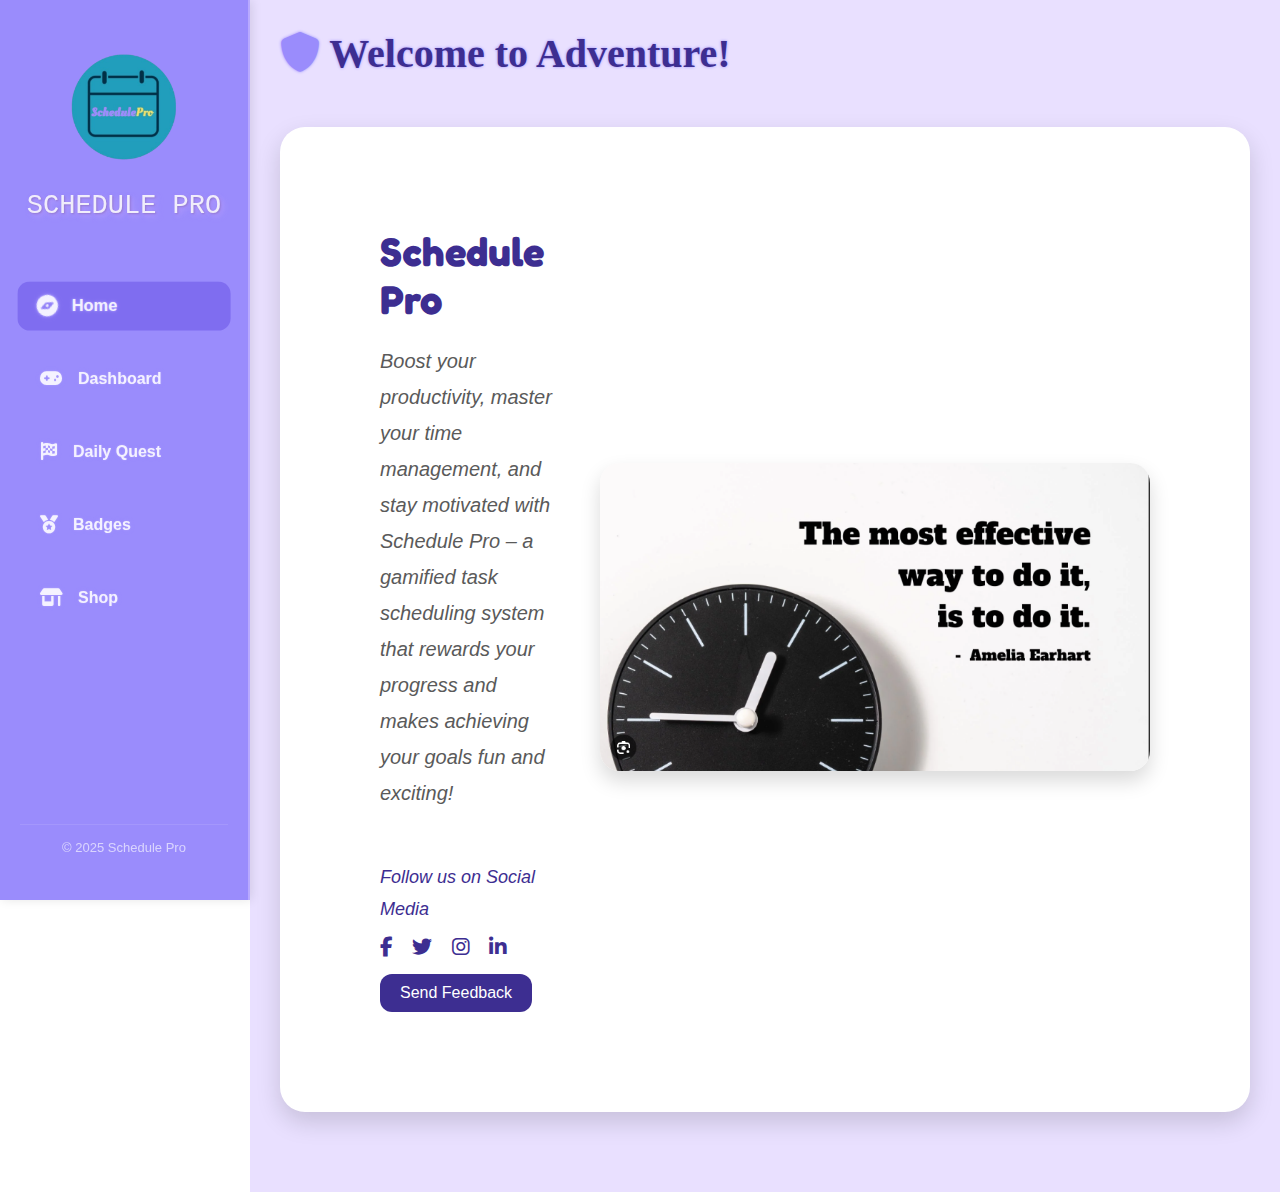
<file: index.html>
<!DOCTYPE html>
<html lang="en">
<head>
  <meta charset="UTF-8">
  <meta name="viewport" content="width=device-width, initial-scale=1.0">
  <title>Home</title>
  <link rel="stylesheet" href="style.css">
  <link rel="stylesheet" href="home.css">
  <link rel="stylesheet" href="https://cdnjs.cloudflare.com/ajax/libs/font-awesome/6.4.0/css/all.min.css">
  <link href="https://fonts.googleapis.com/css2?family=Baloo+2:wght@700&display=swap" rel="stylesheet">
    <link rel="icon" type="image/png" href="logo.png">
</head>
<body>

  <!-- Sidebar -->
  <div class="sidebar" id="sidebar">
    <!-- Logo + Title -->
    <div class="sidebar-header">
      <img src="logo.png" alt="Logo" class="sidebar-logo">
      <h2 class="sidebar-title">SCHEDULE PRO</h2>
    </div>

    <a href="index.html" class="active"><i class="fas fa-compass"></i><span>Home</span></a>
    <a href="dashboard.html"><i class="fas fa-gamepad"></i><span>Dashboard</span></a>
    <a href="dailyquest.html"><i class="fas fa-flag-checkered"></i><span>Daily Quest</span></a>
    <a href="badges.html"><i class="fas fa-medal"></i><span>Badges</span></a>
    <a href="shop.html" class="active"><i class="fas fa-shop"></i><span>Shop</span></a>
    
  <!-- Sidebar Footer -->
  <div class="sidebar-footer">
    <p>© 2025 Schedule Pro</p>
  </div>
</div>

  </div>

  <!-- Main content -->
  <div class="main-content" id="mainContent">
<header>
  <h1 class="gamified-header">
    <i class="fa-solid fa-shield" style="margin-right:0px; color:#9a8cfc;"></i>
    Welcome to Adventure!
  </h1>
</header>
<div>
</div>

<!-- Container with text and image -->
<div class="home-container">
  <div class="home-text">
    <h2>Schedule Pro</h2>
    <p>Boost your productivity, master your time management, 
      and stay motivated with Schedule Pro – a gamified task scheduling system that rewards your 
      progress and makes achieving your goals fun and exciting!</p>

      <!-- Social Media -->
<div class="socials-feedback">
  <p>Follow us on Social Media</p>
  <div class="social-icons">
    <a href="#"><i class="fab fa-facebook-f"></i></a>
    <a href="#"><i class="fab fa-twitter"></i></a>
    <a href="#"><i class="fab fa-instagram"></i></a>
    <a href="#"><i class="fab fa-linkedin-in"></i></a>
  </div>

  <!-- Feedback Button -->
  <button id="feedbackBtn">Send Feedback</button>
</div>

  </div>
  <div class="home-image">
    <img src="home.png" alt="Home Adventure">
  </div>
</div>

<!-- Feedback Modal -->
<div id="feedbackModal" class="modal">
  <div class="modal-content">
    <span class="close">&times;</span>
    <h3>Send us your Feedback</h3>
<form id="feedbackForm" action="https://formspree.io/f/movnonql" method="POST">
  <input type="text" name="name" placeholder="Your Name" required>
  <input type="email" name="email" placeholder="Your Email" required>
  <textarea name="message" placeholder="Your Feedback" rows="4" required></textarea>
  <button type="submit">Submit</button>
</form>
  </div>
</div>
<!-- Gamified Confirmation Popup -->
<div id="feedbackConfirm" class="feedback-confirm">
  <div class="confirm-content">
    <i class="fa-solid fa-gift" style="font-size:50px; color:#fff;"></i>
    <h3>Thank you! 🎉</h3>
    <p>Your feedback has been sent successfully.</p>
    <button id="confirmClose">Close</button>
  </div>
</div>

  <script src="script.js"></script>
  <script src="home.js"></script>
</body>
</html>
</file>
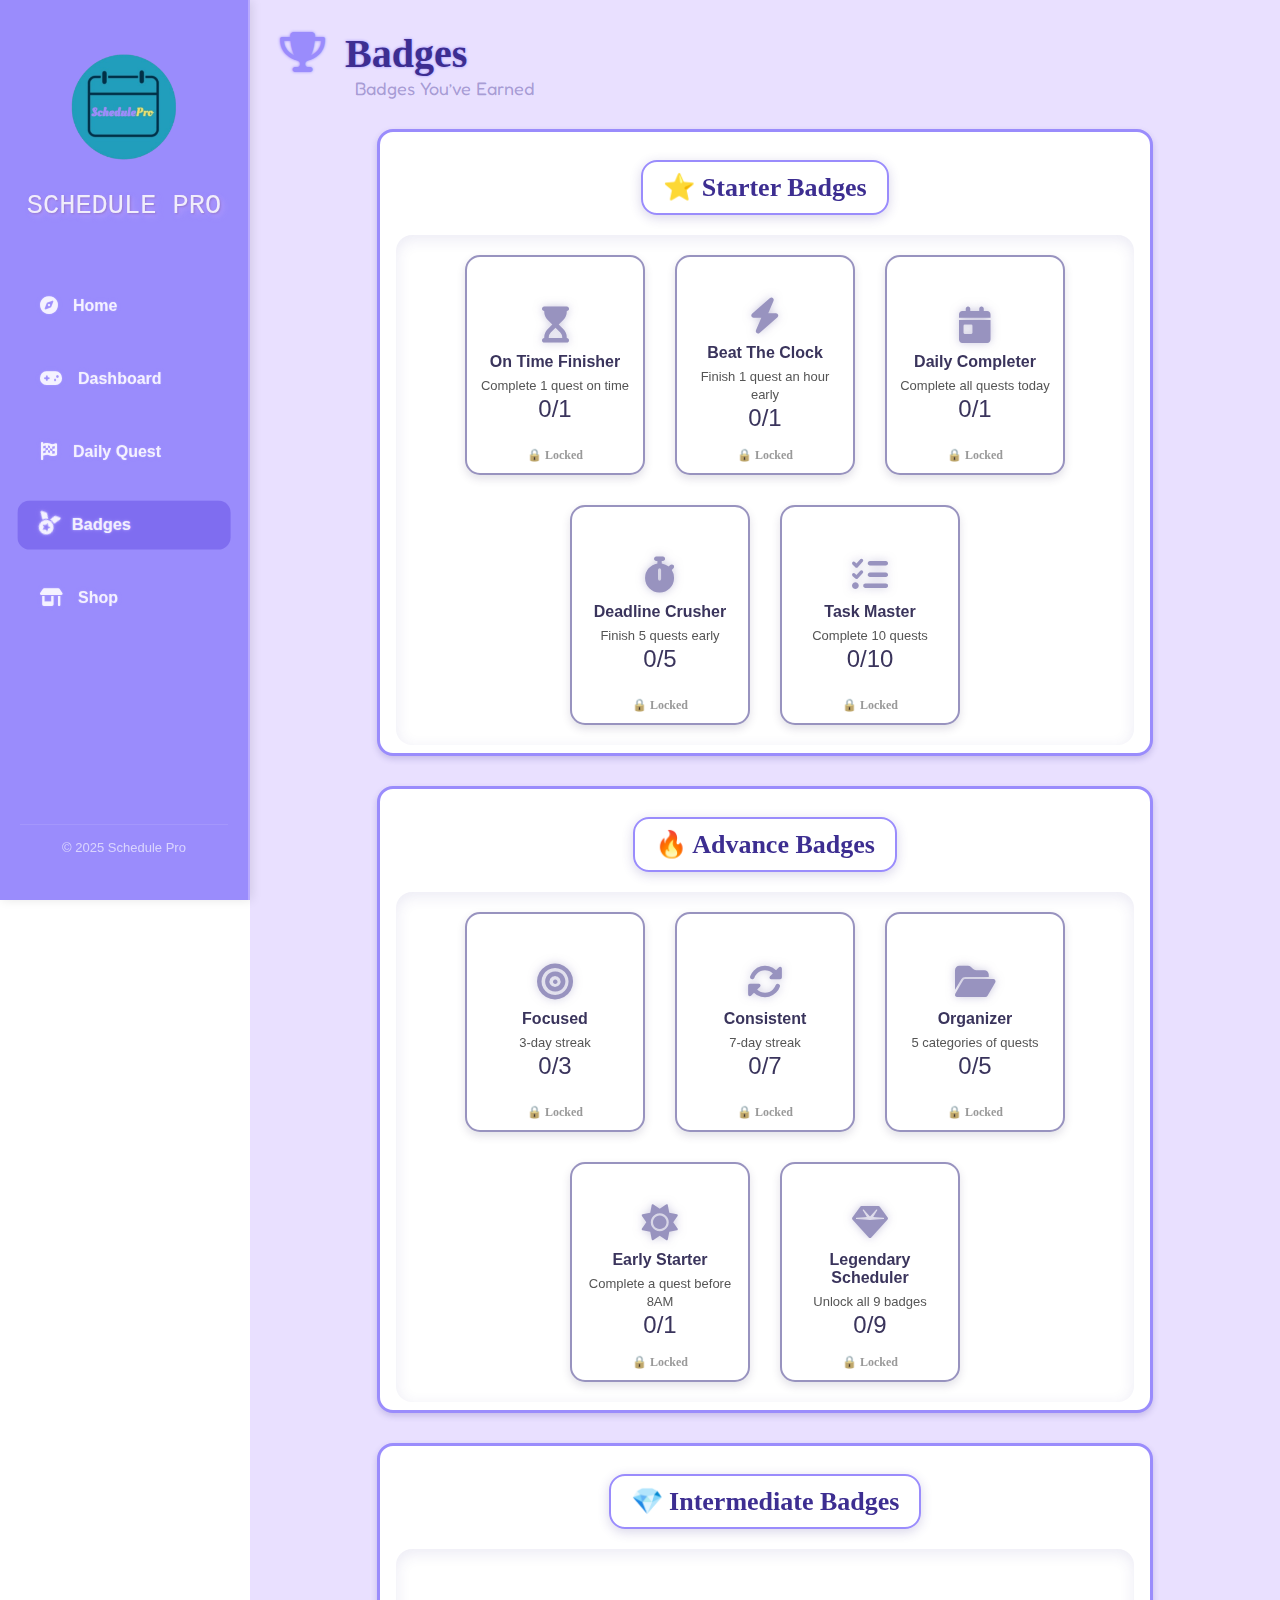
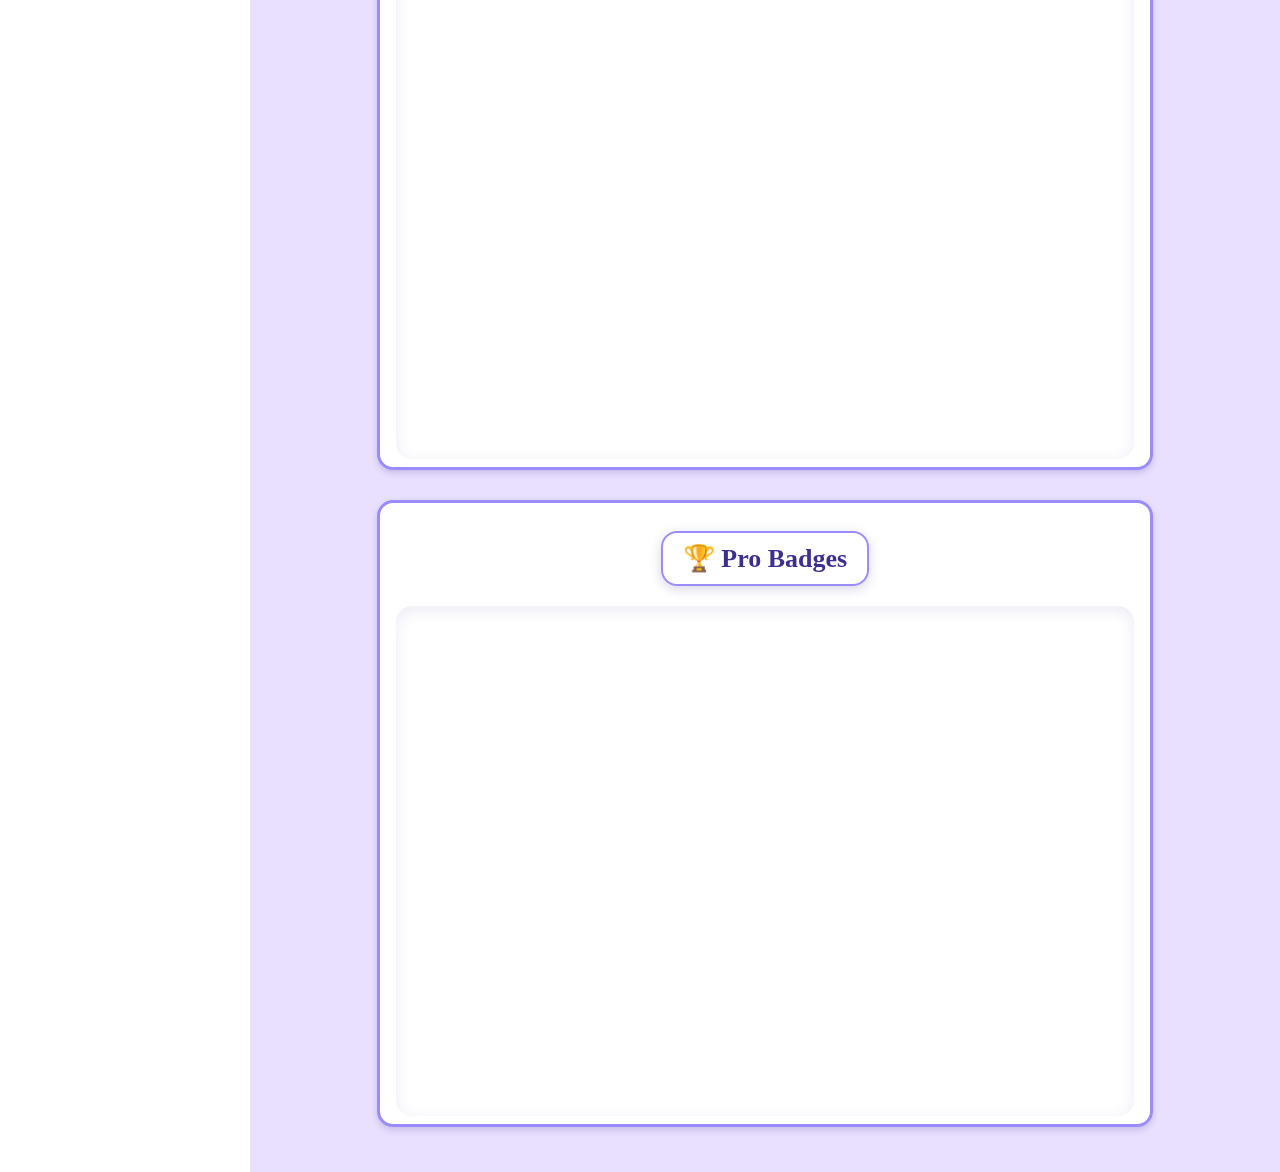
<file: badges.html>
<!DOCTYPE html>
<html lang="en">
<head>
  <meta charset="UTF-8">
  <meta name="viewport" content="width=device-width, initial-scale=1.0">
  <title>Badges</title>
  <link rel="stylesheet" href="style.css">
  <link rel="stylesheet" href="badges.css">
  <link rel="stylesheet" href="https://cdnjs.cloudflare.com/ajax/libs/font-awesome/6.5.0/css/all.min.css">
  <link href="https://fonts.googleapis.com/css2?family=Fredoka+One&display=swap" rel="stylesheet">
  <link rel="icon" type="image/png" href="logo.png">

</head>
<body>

<!-- Sidebar -->
<div class="sidebar" id="sidebar">
  <div class="sidebar-header">
    <img src="logo.png" alt="Logo" class="sidebar-logo">
    <h2 class="sidebar-title">SCHEDULE PRO</h2>
  </div>

  <a href="index.html"><i class="fas fa-compass"></i><span>Home</span></a>
  <a href="dashboard.html"><i class="fas fa-gamepad"></i><span>Dashboard</span></a>
  <a href="dailyquest.html"><i class="fas fa-flag-checkered"></i><span>Daily Quest</span></a>
  <a href="badges.html" class="active"><i class="fas fa-medal"></i><span>Badges</span></a>
  <a href="shop.html"><i class="fas fa-shop"></i><span>Shop</span></a>

  <!-- Sidebar Footer -->
  <div class="sidebar-footer">
    <p>© 2025 Schedule Pro</p>
  </div>
</div>


  <!-- Main content -->
  <div class="main-content" id="mainContent">
    <header>
      <h1 class="gamified-header">
        <i class="fas fa-trophy" style="margin-right:10px; color:#9a8cfc;"></i>
        Badges
      </h1>
    </header>

    <p class="badge-description">Badges You’ve Earned</p>


    <!-- =========================
         Starter Badges
    ========================== -->
    <section class="badge-category">
      <h2>⭐ Starter Badges</h2>
      <div class="badge-row">
        <div class="badge locked" data-badge="onTimeFinisher">
          <i class="fas fa-hourglass-start"></i>
          <span>On Time Finisher</span>
          <p>Complete 1 quest on time</p>
          <div class="progress">0/1</div>
        </div>
        <div class="badge locked" data-badge="beatTheClock">
          <i class="fas fa-bolt"></i>
          <span>Beat The Clock</span>
          <p>Finish 1 quest an hour early</p>
          <div class="progress">0/1</div>
        </div>
        <div class="badge locked" data-badge="dailyCompleter">
          <i class="fas fa-calendar-day"></i>
          <span>Daily Completer</span>
          <p>Complete all quests today</p>
          <div class="progress">0/0</div>
        </div>
        <div class="badge locked" data-badge="deadlineCrusher">
          <i class="fas fa-stopwatch"></i>
          <span>Deadline Crusher</span>
          <p>Finish 5 quests early</p>
          <div class="progress">0/5</div>
        </div>
        <div class="badge locked" data-badge="taskMaster">
          <i class="fas fa-tasks"></i>
          <span>Task Master</span>
          <p>Complete 10 quests</p>
          <div class="progress">0/10</div>
        </div>
      </div>
    </section>

    <!-- =========================
         Advance Badges
    ========================== -->
    <section class="badge-category">
      <h2>🔥 Advance Badges</h2>
      <div class="badge-row">
        <div class="badge locked" data-badge="focused">
          <i class="fas fa-bullseye"></i>
          <span>Focused</span>
          <p>3-day streak</p>
          <div class="progress">0/3</div>
        </div>
        <div class="badge locked" data-badge="consistent">
          <i class="fas fa-sync-alt"></i>
          <span>Consistent</span>
          <p>7-day streak</p>
          <div class="progress">0/7</div>
        </div>
        <div class="badge locked" data-badge="organizer">
          <i class="fas fa-folder-open"></i>
          <span>Organizer</span>
          <p>5 categories of quests</p>
          <div class="progress">0/5</div>
        </div>
        <div class="badge locked" data-badge="earlyStarter">
          <i class="fas fa-sun"></i>
          <span>Early Starter</span>
          <p>Complete a quest before 8AM</p>
          <div class="progress">0/1</div>
        </div>
        <div class="badge locked" data-badge="legendaryScheduler">
          <i class="fas fa-gem"></i>
          <span>Legendary Scheduler</span>
          <p>Unlock all 9 badges</p>
          <div class="progress">0/9</div>
        </div>
      </div>
    </section>

    <!-- =========================
         Intermediate Badges
    ========================== -->
    <section class="badge-category">
      <h2>💎 Intermediate Badges</h2>
      <div class="badge-row">
        <div class="badge locked" data-badge="midLevelFinisher">
          <i class="fas fa-hourglass-half"></i>
          <span>Mid-Level Finisher</span>
          <p>Complete 15 quests</p>
          <div class="progress">0/15</div>
        </div>
        <div class="badge locked" data-badge="speedRunner">
          <i class="fas fa-tachometer-alt"></i>
          <span>Speed Runner</span>
          <p>Finish 5 quests an hour early</p>
          <div class="progress">0/5</div>
        </div>
        <div class="badge locked" data-badge="weekStreak">
          <i class="fas fa-calendar-week"></i>
          <span>Week Streak</span>
          <p>Complete all quests for 1 week</p>
          <div class="progress">0/7</div>
        </div>
        <div class="badge locked" data-badge="categoryChampion">
          <i class="fas fa-medal"></i>
          <span>Category Champion</span>
          <p>Complete 10 categories of quests</p>
          <div class="progress">0/10</div>
        </div>
        <div class="badge locked" data-badge="earlyBird">
          <i class="fas fa-clock"></i>
          <span>Early Bird</span>
          <p>Finish 10 quests before 8AM</p>
          <div class="progress">0/10</div>
        </div>
      </div>
    </section>

    <!-- =========================
         Pro Badges
    ========================== -->
    <section class="badge-category">
      <h2>🏆 Pro Badges</h2>
      <div class="badge-row">
        <div class="badge locked" data-badge="questMaster">
          <i class="fas fa-chess-queen"></i>
          <span>Quest Master</span>
          <p>Complete 50 quests</p>
          <div class="progress">0/50</div>
        </div>
        <div class="badge locked" data-badge="timeWizard">
          <i class="fas fa-hourglass-end"></i>
          <span>Time Wizard</span>
          <p>Finish 20 quests an hour early</p>
          <div class="progress">0/20</div>
        </div>
        <div class="badge locked" data-badge="monthStreak">
          <i class="fas fa-calendar-alt"></i>
          <span>Month Streak</span>
          <p>Complete all quests for 1 month</p>
          <div class="progress">0/30</div>
        </div>
        <div class="badge locked" data-badge="legendaryOrganizer">
          <i class="fas fa-crown"></i>
          <span>Legendary Organizer</span>
          <p>Complete all categories of quests</p>
          <div class="progress">0/10</div>
        </div>
        <div class="badge locked" data-badge="ultimateScheduler">
          <i class="fas fa-star"></i>
          <span>Ultimate Scheduler</span>
          <p>Unlock all badges in the system</p>
          <div class="progress">0/20</div>
        </div>
      </div>
    </section>
  </div>

  <script src="script.js"></script>
  <script src="badges.js"></script>
</body>
</html>
</file>
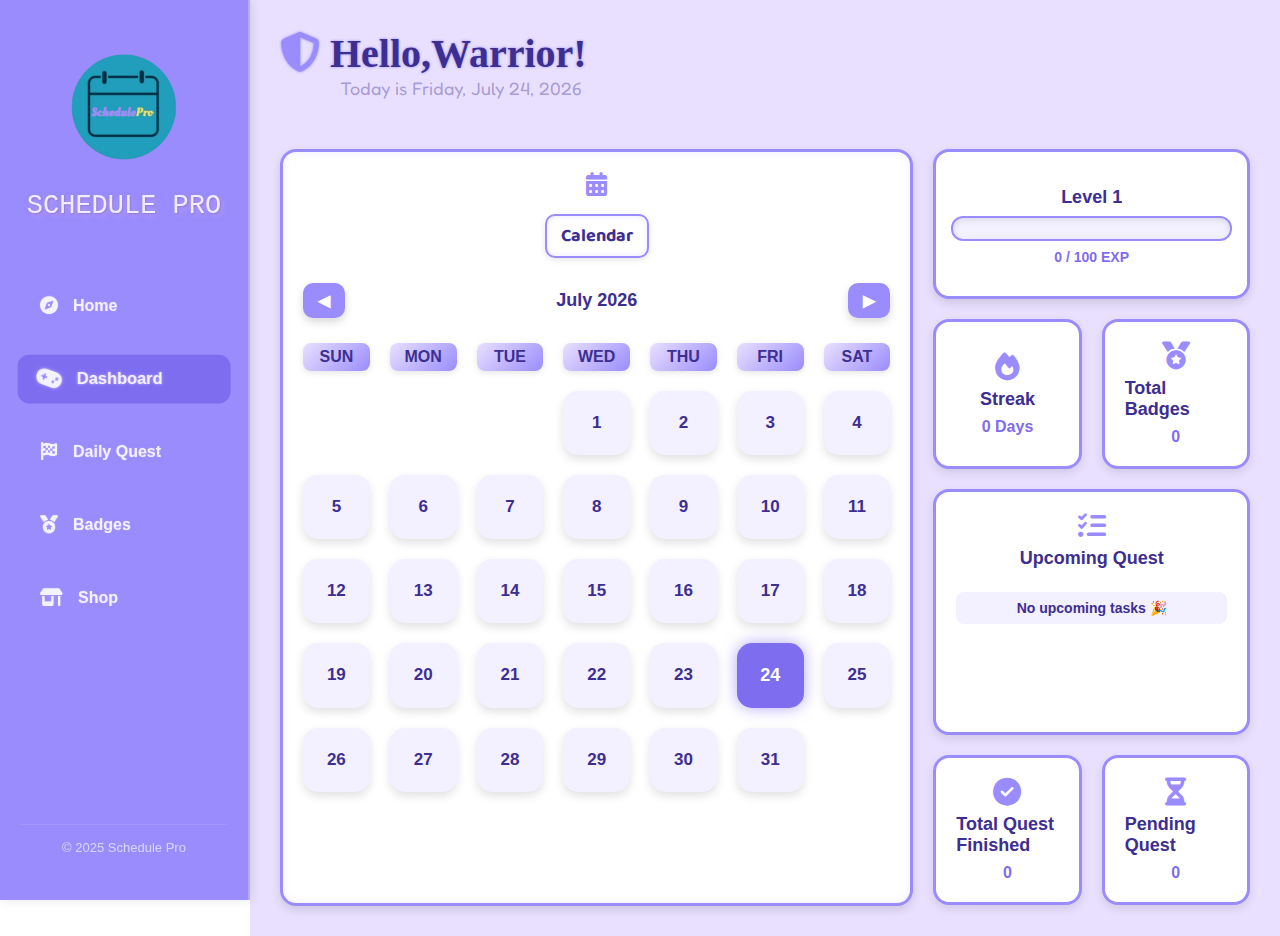
<file: dashboard.html>
<!DOCTYPE html>
<html lang="en">
<head>
  <meta charset="UTF-8">
  <meta name="viewport" content="width=device-width, initial-scale=1.0">
  <title>Dashboard</title>
  <link rel="stylesheet" href="style.css">
  <link rel="stylesheet" href="dashboard.css">
  <link rel="stylesheet" href="https://cdnjs.cloudflare.com/ajax/libs/font-awesome/6.5.0/css/all.min.css">
  <link href="https://fonts.googleapis.com/css2?family=Baloo+2:wght@700&display=swap" rel="stylesheet">
    <link rel="icon" type="image/png" href="logo.png">
</head>
<body>

  <!-- Sidebar -->
  <div class="sidebar" id="sidebar">
    <div class="sidebar-header">
      <img src="logo.png" alt="Logo" class="sidebar-logo">
      <h2 class="sidebar-title">SCHEDULE PRO</h2>
    </div>

    <a href="index.html"><i class="fas fa-compass"></i><span>Home</span></a>
    <a href="dashboard.html" class="active"><i class="fas fa-gamepad"></i><span>Dashboard</span></a>
    <a href="dailyquest.html"><i class="fas fa-flag-checkered"></i><span>Daily Quest</span></a>
    <a href="badges.html"><i class="fas fa-medal"></i><span>Badges</span></a>
    <a href="shop.html"><i class="fas fa-shop"></i><span>Shop</span></a>
      <!-- Sidebar Footer -->
  <div class="sidebar-footer">
    <p>© 2025 Schedule Pro</p>
  </div>
</div>

  </div>

  <!-- Main content -->
  <div class="main-content" id="mainContent">
    <header>
      <h1 class="gamified-header">
        <i class="fas fa-shield-alt" style="margin-right:0px; color:#9a8cfc;"></i>
        Hello,Warrior!
      </h1>
    </header>

      <p id="dateText" class="date-text"></p> <!-- 🔹 dito lalabas yung real-time date -->

    <!-- Dashboard Layout -->
    <div class="dashboard-layout">
      <!-- LEFT CONTAINER (Calendar) -->
      <div class="left-container">
        <i class="fas fa-calendar-alt"></i>
        <h3 class="calendar-title">Calendar</h3>
        <div class="calendar-header">
          <button id="prevBtn">◀</button>
          <span id="calendarHeader"></span>
          <button id="nextBtn">▶</button>
        </div>
        <div class="calendar-grid" id="calendarGrid"></div>
      </div>

      <!-- RIGHT CONTAINER -->
      <div class="right-container">
        
        <!-- NEW WRAPPER: XP + STREAK + BADGES -->
        <div class="xp-streak-badges">
<!-- XP PROGRESS BAR -->
<div class="exp-container">
  <div id="levelLabel">Level 1</div>
  <div class="exp-bar">
    <div id="expFill"></div>
  </div>
  <div id="expText">0 / 100 EXP</div>
</div>




          <!-- STREAK & BADGES SIDE BY SIDE -->
          <div class="streak-badges-row">
            <!-- STREAK CARD -->
            <div class="card streak-card">
              <i class="fas fa-fire"></i>
              <h3>Streak</h3>
              <p id="streakCount"></p>
            </div>

            <!-- BADGES CARD -->
            <div class="card badges-card">
              <i class="fas fa-medal"></i>
              <h3>Total Badges</h3>
              <p id="badgeCount"></p>
            </div>
          </div>
        </div>

        <!-- UPCOMING TASKS -->
<div class="card">
  <i class="fas fa-tasks"></i>
  <h3>Upcoming Quest</h3>
  <ul class="task-list" id="upcomingTasks">
    <!-- Dynamic list ng quests ay dito lalagay via JS -->
  </ul>
</div>


<!-- 📌 NEW: Task Summary (Finished vs Pending) -->
<div class="task-summary">
  <div class="card finished-card">
    <i class="fas fa-check-circle"></i>
    <h3>Total Quest Finished</h3>
    <p id="finishedCount">0</p>
  </div>
  <div class="card pending-card">
    <i class="fas fa-hourglass-half"></i>
    <h3>Pending Quest</h3>
    <p id="pendingCount">0</p>
  </div>
</div>

      </div>
    </div>
  </div>

  <script src="script.js"></script>
  <script src="dashboard.js"></script>
</body>
</html>
</file>
<file: style.css>
/* =========================
   🌐 Root Variables
========================= */
:root {
  --sidebar-width: 250px;
  --sidebar-bg: #9a8cfc;           /* base violet background */
  --sidebar-text: rgba(255, 255, 255, 0.85); /* soft white text, para mag-blend sa violet */
  --sidebar-hover: #b8a9ff;        /* hover highlight */
  --sidebar-active: #7f6df0;       /* active link */
  --sidebar-glow: #cbbdff;         /* glow effect for hover/active */
  --transition-speed: 0.25s;       /* smooth transition speed */
  --icon-bounce-speed: 0.6s;       /* speed for icon bounce animation */
}


html {
  scroll-behavior: smooth;
}

/* =========================
   🌐 Import Gamified Font
========================= */
@import url('https://fonts.googleapis.com/css2?family=Poppins:wght@300;400;500;600;700&display=swap');

/* =========================
   🌐 Global Reset
========================= */
* {
  margin: 0;
  padding: 0;
  box-sizing: border-box;
  font-family: 'Poppins', sans-serif;
}

/* =========================
   🌐 Sidebar Styles
========================= */
.sidebar-header {
  display: flex;
  flex-direction: column;
  align-items: center;
  margin-bottom: 40px;
}

.sidebar-logo {
  width: 160px;
  height: 160px;
  object-fit: contain;
  border-radius: 12px;
}

.sidebar-title {
  color: rgba(255, 255, 255, 0.856); /* semi-transparent white, soft sa violet bg */
  font-size: 27px;
  font-weight: 400;
  text-align: center;
  font-family: 'Press Start 2P', monospace;
  line-height: 1.2;
  text-transform: uppercase;
  text-shadow: 
    1px 1px 2px rgba(140,111,191,0.7),   /* lilim ng violet */
    2px 2px 4px rgba(176,140,255,0.5),   /* light violet highlight */
    3px 3px 6px rgba(224,195,255,0.4);   /* soft glow */
  transition: color var(--transition-speed) ease, text-shadow var(--transition-speed) ease;
  cursor: default;
  animation: titleGlow 2s infinite alternate; /* subtle pulsing glow */
}

.sidebar {
  position: fixed;
  top: 0;
  left: 0;
  width: var(--sidebar-width);
  height: 100%;
  background-color: var(--sidebar-bg);
  padding: 30px 20px;
  display: flex;
  flex-direction: column;
  gap: 20px;
  box-shadow: 2px 0 10px rgba(0,0,0,0.1);
  transition: all var(--transition-speed) ease;
  border-right: 2px solid #b8a9ff;
}

.sidebar a {
  text-decoration: none;
  color: rgba(255, 255, 255, 0.856); /* semi-transparent white, soft sa violet bg */
  text-shadow: 0 0 2px #b8a9ff, 0 0 4px #9a8cfc; /* subtle glow na nag-blend sa background */
  padding: 15px 20px;
  border-radius: 12px;
  display: flex;
  align-items: center;
  gap: 15px;
  font-weight: 700;
  font-size: 16px;
  font-family: 'Press Start 2P', monospace; /* pixel / gamified style */
  position: relative;
  margin-bottom: 5px;
  min-height: 42px;
  
transition: 
  background-color 0.25s ease-in-out,
  color 0.25s ease-in-out,
  transform 0.25s ease-out,
  text-shadow 0.35s ease-in-out;
}

/* Hover Effect */
.sidebar a:hover {
  background-color: #b8a9ff;
  color: rgba(245, 243, 255, 0.95);
  transform: scale(1.02);
  text-shadow: 0 0 3px #cbbdff, 0 0 6px #b8a9ff, 0 0 10px #9a8cfc;
}

.sidebar a.active {
  background-color: #7f6df0;
  color: rgba(255, 255, 255, 0.85);
  transform: scale(1.025);
}

/* Hover on Active Link */
.sidebar a.active:hover {
  transform: scale(1.025);
}

/* Icon Styles */
.sidebar a i {
  font-size: 18px;
  min-width: 18px;
  text-align: center;
  display: inline-block;
  transition: transform 0.4s cubic-bezier(0.68, -0.55, 0.27, 1.55);
}

/* Hover / Active Effect */
.sidebar a:hover i,
.sidebar a.active i {
  transform: rotate(20deg) scale(1.15);
  animation: iconBounce 0.6s ease-in-out;
}

/* Icon Bounce Animation */
@keyframes iconBounce {
  0%   { transform: rotate(20deg) scale(1.15); }
  25%  { transform: rotate(15deg) scale(1.12); }
  50%  { transform: rotate(25deg) scale(1.18); }
  75%  { transform: rotate(18deg) scale(1.14); }
  100% { transform: rotate(20deg) scale(1.15); }
}

/* Sidebar footer */
.sidebar-footer {
  margin-top: auto;
  padding: 15px;
  font-size: 13px;
  color: rgba(255, 255, 255, 0.623);
  text-align: center;
  border-top: 1px solid rgba(255,255,255,0.1);
}
</file>
<file: home.css>
/* =========================
   🌐 Import Gamified Font
========================= */
@import url('https://fonts.googleapis.com/css2?family=Fredoka+One&display=swap');

/* =========================
   Main Content
========================= */
.main-content {
  margin-left: 250px;
  padding: 30px;
  min-height: 100vh;
  background-color: #e9e0ff;
  box-sizing: border-box;
}

/* Header */
.main-content header {
  display: flex;
  justify-content: flex-start;
  align-items: center;
  margin-bottom: 50px;
}

.gamified-header {
  font-family: 'Bungee', cursive;
  font-size: 40px;
  color: #3d2e91;
  text-align: center;
  text-shadow: 0 0 3px #9a8cfc, 0 0 6px #e9e0ff;
}

/* =========================
   Home Container
========================= */
.home-container {
  display: flex;
  justify-content: space-between;
  align-items: center;
  background-color: #fff;
  padding: 100px;
  border-radius: 25px;
  box-shadow: 0 10px 25px rgba(0, 0, 0, 0.15);
  margin-bottom: 50px;
}

/* Left text side */
.home-text h2 {
  font-family: 'Fredoka One', sans-serif;
  font-size: 40px;
  color: #3d2e91;
  margin-bottom: 20px;
}

.home-text p {
  font-size: 20px;
  color: #5a5a5a;
  line-height: 1.8;
  width: 80%;
  font-style: italic; /* Italic / tagilid style */
  margin-bottom: 30px; /* Space before socials */
}

/* Right image side */
.home-image img {
  width: 550px;
  border-radius: 20px;
  box-shadow: 0 10px 20px rgba(0, 0, 0, 0.15);
}

/* =========================
   Socials & Feedback Button
========================= */
.socials-feedback {
  margin-top: 50px;
}

.socials-feedback p {
  font-size: 18px;
  color: #3d2e91;
  margin-bottom: 10px;
}

.social-icons a {
  font-size: 20px;
  color: #3d2e91;
  margin-right: 15px;
  transition: color 0.3s ease;
}

.social-icons a:hover {
  color: #9a8cfc;
}

#feedbackBtn {
  display: inline-block;
  margin-top: 15px;
  padding: 10px 20px;
  background-color: #3d2e91;
  color: #fff;
  border: none;
  border-radius: 12px;
  cursor: pointer;
  font-size: 16px;
  transition: background-color 0.3s ease;
}

#feedbackBtn:hover {
  background-color: #9a8cfc;
}

/* =========================
   🌟 Gamified Feedback Modal (Blended Theme)
========================= */

.modal {
  position: fixed;
  top: 0; left: 0; right: 0; bottom: 0;
  background: rgba(0, 0, 0, 0.65); /* slightly darker backdrop for focus */
  display: flex;
  justify-content: center;
  align-items: center;
  z-index: 1000;

  opacity: 0;
  visibility: hidden;
  transition: opacity 0.3s ease;
}

.modal.show {
  opacity: 1;
  visibility: visible;
}

.modal-content {
  background: linear-gradient(145deg, #e9e0ff, #9a8cfc); /* soft purple gradient */
  padding: 30px 25px;
  border-radius: 25px;
  width: 90%;
  max-width: 500px;
  box-shadow: 0 12px 28px rgba(0,0,0,0.25);
  transform: scale(0.8);
  transition: transform 0.3s ease, opacity 0.3s ease;
  font-family: 'Fredoka One', cursive;
  color: #3d2e91;
  border: 3px solid #fff;
}

.modal.show .modal-content {
  transform: scale(1);
  opacity: 1;
  animation: popIn 0.4s ease forwards;
}

.modal.hide {
  opacity: 0;
  visibility: hidden;
}

.modal.hide .modal-content {
  transform: scale(0.8);
  opacity: 0;
}

/* =========================
   Form Inputs & Textarea
========================= */
.modal-content form input,
.modal-content form textarea {
  width: 100%;
  padding: 14px 18px;
  margin-bottom: 15px;
  border: 2px solid #9a8cfc;
  border-radius: 15px;
  font-size: 16px;
  box-sizing: border-box;
  outline: none;
  transition: all 0.3s ease;
  background-color: #fffafc;
}

.modal-content form input:focus,
.modal-content form textarea:focus {
  border-color: #3d2e91;
  box-shadow: 0 0 10px #9a8cfc;
}

/* =========================
   Submit Button
========================= */
.modal-content form button {
  width: 100%;
  background: linear-gradient(90deg, #3d2e91, #9a8cfc);
  color: #fff;
  border: none;
  padding: 14px;
  border-radius: 20px;
  font-size: 18px;
  font-weight: bold;
  cursor: pointer;
  transition: all 0.3s ease;
  box-shadow: 0 6px 18px rgba(0,0,0,0.3);
}

.modal-content form button:hover {
  background: linear-gradient(90deg, #9a8cfc, #e9e0ff);
  transform: scale(1.05);
  box-shadow: 0 8px 20px rgba(0,0,0,0.4);
}

/* =========================
   Close Button
========================= */
.modal .close {
  color: #fff;
  float: right;
  font-size: 32px;
  font-weight: bold;
  cursor: pointer;
  text-shadow: 0 0 6px #3d2e91, 0 0 10px #9a8cfc;
  transition: transform 0.2s ease;
}

.modal .close:hover {
  transform: rotate(20deg) scale(1.2);
}

/* =========================
   Animations
========================= */
@keyframes popIn {
  0% { transform: scale(0.5); opacity: 0; }
  70% { transform: scale(1.05); opacity: 1; }
  100% { transform: scale(1); }
}

/* =========================
   Gamified Confirmation Popup
========================= */
.feedback-confirm {
  position: fixed;
  top: 0; left: 0; right: 0; bottom: 0;
  background: rgba(0,0,0,0.6);
  display: flex;
  justify-content: center;
  align-items: center;
  z-index: 1100;

  opacity: 0;
  visibility: hidden;
  transition: opacity 0.3s ease;
}

.feedback-confirm.show {
  opacity: 1;
  visibility: visible;
}

.confirm-content {
  background: linear-gradient(135deg, #fd79a8, #6c5ce7);
  padding: 40px 35px;
  border-radius: 25px;
  text-align: center;
  color: #fff;
  max-width: 400px;
  width: 90%;
  box-shadow: 0 10px 30px rgba(0,0,0,0.4);
  transform: scale(0.8);
  transition: transform 0.3s ease, opacity 0.3s ease;
  font-family: 'Fredoka One', cursive;
}

.feedback-confirm.show .confirm-content {
  transform: scale(1);
  animation: popIn 0.4s ease forwards;
}

.confirm-content h3 {
  font-size: 28px;
  margin: 15px 0;
}

.confirm-content p {
  font-size: 16px;
  margin-bottom: 20px;
}

.confirm-content button {
  padding: 12px 25px;
  font-size: 16px;
  font-weight: bold;
  border-radius: 20px;
  border: none;
  background: #fff;
  color: #6c5ce7;
  cursor: pointer;
  transition: all 0.3s ease;
}

.confirm-content button:hover {
  background: #ffeaa7;
  transform: scale(1.05);
}
</file>
<file: badges.css>
/* =========================
   📌 Main Content
========================= */
.main-content {
  margin-left: 250px;
  padding: 30px;
  min-height: 100vh;
  background-color: #e9e0ff;
  box-sizing: border-box;
}

/* Header */
.main-content header {
  display: flex;
  justify-content: left;
  align-items: center;
  margin-bottom: 50px;
}

.gamified-header {
  font-family: 'Bungee', cursive;
  font-size: 40px;
  color: #3d2e91;
  text-align: center;
  text-shadow: 0 0 3px #9a8cfc, 0 0 6px #e9e0ff;
}

.badge-description {
  font-size: 18px;
  color: rgba(61, 46, 145, 0.4); /* mas visible violet */
  margin: -50px 0 20px 0; /* lapit sa header, may konting space sa baba */
  text-align: left;
  font-family: 'Fredoka One', cursive;
  margin-left: 75px;
}

/* 🌟 Gamified H2 inside badge-category */
.badge-category h2 {
  font-family: 'Baloo 2', cursive;
  font-size: 26px;
  text-align: center;
  color: #3d2e91;
  margin-bottom: 20px;
  margin-top: 20px;
  padding: 10px 20px;
  border-radius: 16px;
  border: 2px solid #9a8cfc;
  background: rgba(255, 255, 255, 0.5); /* blend with main-content */
  box-shadow: 0 3px 12px rgba(61,46,145,0.2);
  display: inline-block; /* centers naturally inside parent */
  backdrop-filter: blur(4px); /* subtle frosted effect */
  transition: transform 0.2s ease, box-shadow 0.2s ease;
}

.badge-category {
  font-size: 24px;
  font-family: 'Baloo 2', sans-serif;
  color: #3d2e91;
  margin: 30px auto 15px; /* auto = center horizontally */
  text-align: center;
  background: #fff;
  padding: 8px 16px;
  border: 3px solid #9a8cfc;
  border-radius: 16px;
  box-shadow: 0 3px 6px rgba(61,46,145,0.2);
  width: 80%;
  display: block; /* ensure block element para gumana centering */
}


/* =========================
   🎖 Badge Grid Layout - Horizontal per Row
========================= */
/* 🎖 Badge Grid - mas aesthetic container */
.badge-grid {
  display: flex;
  flex-direction: column;
  align-items: center;
  gap: 40px; /* mas maluwag sa pagitan ng bawat row */
  padding: 40px 20px; /* breathing space sa paligid */
  border-radius: 20px;
  background: rgba(255, 255, 255, 0.4); /* semi-transparent bg */
  backdrop-filter: blur(8px); /* glassmorphism feel */
  -webkit-backdrop-filter: blur(8px);
  box-shadow: 0 8px 25px rgba(61,46,145,0.15); 
  margin-top: 20px;
}

/* 🎖 Badge Row - ayusin spacing */
.badge-row {
  display: flex;
  flex-direction: row;
  gap: 30px; /* mas maluwag bawat card */
  justify-content: center;
  align-items: stretch;
  flex-wrap: wrap;
  padding: 20px; /* dagdag space sa loob ng row */
  border-radius: 16px;
  background: rgba(255, 255, 255, 0.3); /* subtle bg per row */
  box-shadow: 0 4px 15px rgba(61,46,145,0.1) inset; /* soft inner shadow */
}



/* =========================
   🎴 Badge Cards - Daily Quest Style + Gamified
========================= */
.badge {
  flex: 0 0 180px;          /* fixed width like Daily Quest card */
  height: 220px;            /* fixed height for uniformity */
  background-color: #ffffff; /* solid card for blending */
  border-radius: 15px;
  border: 2px solid #9a8cfc;
  padding: 20px 10px;
  text-align: center;
  font-family: 'Baloo 2', cursive;
  color: #3d2e91;
  box-shadow: 0 4px 8px rgba(61,46,145,0.15); /* soft shadow like Daily Quest */
  transition: transform 0.2s ease, box-shadow 0.2s ease, background 0.3s ease;
  display: flex;
  flex-direction: column;
  justify-content: center;   /* vertical centering */
  align-items: center;       /* horizontal centering */
}

/* Hover Effect */
.badge:hover {
  transform: translateY(-5px) scale(1.05);
  box-shadow: 0 8px 20px rgba(61,46,145,0.2);
  background: linear-gradient(145deg, #f0ebff, #ffffff); /* subtle gamified effect */
}

/* Badge Icons */
.badge i {
  font-size: 36px;
  margin-bottom: 10px;
  color: #9a8cfc;
  text-shadow: 0 0 8px rgba(154,140,252,0.5);
  transition: transform 0.3s ease;
}

.badge:hover i {
  transform: scale(1.15) rotate(-10deg);
}

/* Badge Labels */
.badge span {
  font-weight: bold;
  font-size: 16px;
}

/* Badge Description */
.badge p {
  font-size: 13px;
  margin-top: 6px;
  color: #555;
  line-height: 1.4;
}

/* Locked Badge */
.badge.locked {
  filter: grayscale(60%);
  opacity: 0.6;
}

.badge.locked::after {
  content: "🔒 Locked";
  position: absolute;
  bottom: 10px;
  left: 50%;
  transform: translateX(-50%);
  font-size: 12px;
  color: #999;
  font-weight: bold;
}

/* Unlocked Badge - subtle glow like Daily Quest */
.badge.unlocked {
  filter: none;
  opacity: 1;
  border: 2px solid gold;
  box-shadow: 0 0 12px rgba(255,223,0,0.4);
}

/* Default background fill kapag unlocked */
.badge-category:nth-of-type(1) .badge.unlocked { /* Starter */
  background: linear-gradient(145deg, #f5f0ff, #e0d8ff);
}
.badge-category:nth-of-type(2) .badge.unlocked { /* Advance */
  background: linear-gradient(145deg, #ffe5e5, #ffd0d0);
}
.badge-category:nth-of-type(3) .badge.unlocked { /* Intermediate */
  background: linear-gradient(145deg, #ccfff0, #a8ffe0);
}
.badge-category:nth-of-type(4) .badge.unlocked { /* Pro */
  background: linear-gradient(145deg, #fff2cc, #ffe599);
}

.badge.unlocked::after {
  content: "✔ Unlocked!";
  position: absolute;
  bottom: -10px;
  left: 50%;
  transform: translateX(-50%);
  background: gold;
  color: black;
  font-size: 12px;
  padding: 2px 6px;
  border-radius: 6px;
  font-weight: bold;
}

/* Hover Effect per Level - mas intense pag tinapat */
.badge-category:nth-of-type(1) .badge.unlocked:hover { /* Starter */
  background: linear-gradient(145deg, #e0d8ff, #c7baff);
  box-shadow: 0 8px 25px rgba(154,140,252,0.5);
}
.badge-category:nth-of-type(2) .badge.unlocked:hover { /* Advance */
  background: linear-gradient(145deg, #ffd0d0, #ffb3b3);
  box-shadow: 0 8px 25px rgba(255,107,107,0.5);
}
.badge-category:nth-of-type(3) .badge.unlocked:hover { /* Intermediate */
  background: linear-gradient(145deg, #a8ffe0, #7effd0);
  box-shadow: 0 8px 25px rgba(29,209,161,0.5);
}
.badge-category:nth-of-type(4) .badge.unlocked:hover { /* Pro */
  background: linear-gradient(145deg, #ffe599, #ffd966);
  box-shadow: 0 8px 25px rgba(254,202,87,0.5);
}

/* Optional: icon also glow per level */
.badge-category:nth-of-type(1) .badge:hover i { color: #7b6fe0; }
.badge-category:nth-of-type(2) .badge:hover i { color: #e04c4c; }
.badge-category:nth-of-type(3) .badge:hover i { color: #0fb489; }
.badge-category:nth-of-type(4) .badge:hover i { color: #f2b900; }

/* ✨ Unlock Pulse Animation */
@keyframes unlockPulse {
  0% { transform: scale(1); box-shadow: 0 0 10px gold; }
  50% { transform: scale(1.15); box-shadow: 0 0 35px gold; }
  100% { transform: scale(1); box-shadow: 0 0 10px gold; }
}

.badge.newly-unlocked {
  animation: unlockPulse 1s ease forwards;
}



/* Responsive */
@media (max-width: 900px) {
  .badge-row {
    flex-wrap: wrap;
    justify-content: center;
  }
}

@media (max-width: 600px) {
  .badge {
    width: 140px;
    height: 200px;
  }
}
</file>
<file: dashboard.css>
/* =========================
   🌐 Dashboard Page Styles
========================= */

@import url('https://fonts.googleapis.com/css2?family=Fredoka+One&display=swap');

.main-content {
  margin-left: 250px;
  padding: 30px;
  min-height: 100vh;
  background-color: #e9e0ff;
  box-sizing: border-box;
}

/* Header */
.main-content header {
  display: flex;
  justify-content: left;
  align-items: center;
}

.gamified-header {
  font-family: 'Bungee', cursive;
  font-size: 40px;
  color: #3d2e91;
  text-align: center;
  text-shadow: 0 0 3px #9a8cfc, 0 0 6px #e9e0ff;

}

.date-text {
  font-size: 18px;
  color: rgba(61, 46, 145, 0.4); /* mas translucent violet */
  margin-left: 60px;
  text-align: left;
  font-family: 'Fredoka One', cursive;
  margin-bottom: 50px;
}


/* Layout */
.dashboard-layout {
  display: grid;
  grid-template-columns: 2fr 1fr;
  gap: 20px;
  margin-top: 20px;
  align-items: stretch;
}

/* LEFT (Calendar - Gamified) */
.left-container {
  background: #ffffff;
  border-radius: 16px;
  border: 3px solid #9a8cfc;
  padding: 20px;
  box-shadow: 0 4px 10px rgba(0,0,0,0.12), inset 0 0 8px rgba(154,140,252,0.15);
  display: flex;
  flex-direction: column;
  align-items: center;
  height: 757px;          
  font-family: 'Bungee', cursive;
}

.left-container:hover {
  box-shadow: 0 8px 18px rgba(0,0,0,0.2), inset 0 0 12px rgba(154,140,252,0.3);
}

/* Calendar Title */
.calendar-title {
  font-family: 'Baloo 2', cursive;
  font-size: 18px;
  color: #3d2e91;
  text-align: center;
  margin: 10px 0;
  padding: 6px 14px;
  border: 2px solid #9a8cfc;
  border-radius: 10px;
  background-color: #ffffff;
  box-shadow: 0 2px 6px rgba(0,0,0,0.1), inset 0 0 6px rgba(154,140,252,0.2);
}

.left-container i.fas.fa-calendar-alt {
  font-size: 24px;
  color: #9a8cfc; 
  margin-bottom: 8px;
}

.calendar-header {
  display: flex;
  justify-content: space-between;
  align-items: center;
  gap: 15px;
  font-size: 18px;
  font-weight: bold;
  color: #3d2e91;
  margin: 15px 0;
  width: 100%;
  max-width: 600px;
}

.calendar-header button {
  background: #9a8cfc;
  color: white;
  border: none;
  padding: 8px 15px;
  border-radius: 10px;
  font-size: 16px;
  font-weight: bold;
  cursor: pointer;
  transition: 0.3s;
  box-shadow: 0 4px 8px rgba(0,0,0,0.15);
}

.calendar-header button:hover {
  background: #7f6df0;
  transform: scale(1.05);
}

.calendar-grid {
  display: grid;
  grid-template-columns: repeat(7, 1fr);
  gap: 20px; 
  width: 100%;
  max-width: 780px; 
  margin-top: 10px;
  text-align: center;
}

.calendar-grid .date {
  padding: 22px; 
  border-radius: 15px;
  background: #f3f0ff;
  transition: all 0.3s ease;
  box-shadow: 0 4px 10px rgba(0,0,0,0.12);
  font-weight: bold;
  font-size: 17px; 
  color: #3d2e91;
  cursor: pointer;
}

.calendar-grid .date:hover {
  background: #9a8cfc;
  color: white;
  transform: scale(1.1);
  box-shadow: 0 7px 16px rgba(0,0,0,0.2);
}

.calendar-grid .today {
  background: #7f6df0;
  color: white;
  font-weight: bold;
  box-shadow: 0 0 15px rgba(127,109,240,0.6);
  font-size: 18px;
}

.calendar-grid .day {
  font-weight: bold;
  padding: 5px 0;
  border-radius: 8px;
  color: #3d2e91;
  background: linear-gradient(135deg, #e9e0ff, #9a8cfc);
  box-shadow: 0 2px 6px rgba(0,0,0,0.1);
  text-transform: uppercase;
  font-size: 16px;
}

/* RIGHT → streak, badges, tasks, XP, quest */
.right-container {
  display: flex;
  flex-direction: column;
  gap: 20px;
}

.right-container .card {
  background: #fff;
  border: 3px solid #9a8cfc;
  border-radius: 16px;
  padding: 20px;
  box-shadow: 0 4px 10px rgba(0,0,0,0.1);
  display: flex;
  flex-direction: column;
  justify-content: center;
  align-items: center;
  min-height: 150px;
  font-family: 'Baloo 2', cursive;
}

.right-container .card:hover {
  box-shadow: 0 6px 15px rgba(0,0,0,0.15);
}

.right-container .card i {
  font-size: 28px;
  margin-bottom: 8px;
  color: #9a8cfc;
}

.right-container .card h3 {
  margin: 0;
  margin-bottom: 8px;
  font-size: 18px;
  color: #3d2e91;
}

.right-container .card p {
  font-size: 16px;
  font-weight: bold;
  color: #7f6df0;
}

/* Task List */
.task-list {
  list-style: none;
  padding: 0;
  margin: 10px 0 0 0;
  text-align: left;
  width: 100%;
  height: 125px;

  /* Scroll settings */
  overflow-y: auto;
  scrollbar-width: thin;           /* Firefox */
  scrollbar-color: #7b5cff #f3f0ff; /* Firefox: thumb color + track color */
}

/* Chrome, Edge, Safari */
.task-list::-webkit-scrollbar {
  width: 8px;
}

.task-list::-webkit-scrollbar-track {
  background: #f3f0ff;
  border-radius: 6px;
}

.task-list::-webkit-scrollbar-thumb {
  background-color: #7b5cff;
  border-radius: 6px;
  border: 2px solid #f3f0ff;
}

.task-list li {
  background: #f3f0ff;
  padding: 8px 12px;
  margin: 5px 0;
  border-radius: 8px;
  font-size: 14px;
  font-weight: bold;
  color: #3d2e91;
}
.task-list li:hover {
  background: #d9ccff;
}


/* XP Progress Bar */
.xp-bar {
  width: 100%;
  background: #f3f0ff;
  border-radius: 12px;
  overflow: hidden;
  margin-top: 10px;
  height: 25px;
  box-shadow: inset 0 2px 6px rgba(0,0,0,0.1);
}
.xp-fill {
  height: 100%;
  background: linear-gradient(90deg, #9a8cfc, #7f6df0);
  text-align: center;
  color: white;
  font-size: 14px;
  font-weight: bold;
  line-height: 25px;
}

/* 🔹 XP Level Text */
#xpLevel {
  font-size: 16px;
  font-weight: bold;
  color: #3d2e91;
  margin-bottom: 5px;
}

/* 📌 NEW: XP + Streak + Badges Layout */
.xp-streak-badges {
  display: flex;
  flex-direction: column;
  gap: 20px;
}

.streak-badges-row {
  display: flex;
  gap: 20px;
}

.streak-badges-row .card {
  flex: 1;
}

/* 📌 Task Summary Layout */
.task-summary {
  display: flex;
  gap: 20px;
}

.task-summary .card {
  flex: 1;
}

/* 📌 XP Progress Bar */
/* 🔹 EXP Container */
.exp-container {
  width: 100%;
  height: 150px;
  text-align: center;
  font-family: 'Baloo 2', cursive;
  background: #fff;
  border: 3px solid #9a8cfc;
  border-radius: 16px;
  padding: 15px;
  box-shadow: 0 4px 10px rgba(0,0,0,0.12);
}

.exp-container:hover {
  box-shadow: 0 8px 18px rgba(0,0,0,0.2);
}

#levelLabel {
margin-top: 20px;
  font-weight: bold;
  font-size: 18px;
  margin-bottom: 8px;
  color: #3d2e91;
}

.exp-bar {
  width: 100%;
  height: 25px;
  background: #f3f0ff;
  border-radius: 12px;
  overflow: hidden;
  margin: 8px 0;
  border: 2px solid #9a8cfc;
  box-shadow: inset 0 2px 6px rgba(0,0,0,0.1);
}

#expFill {
  height: 100%;
  width: 0%;
  background: linear-gradient(90deg, #5a3ec8, #8e6cf0);
  transition: width 0.3s ease-in-out;
}

#expText {
  font-size: 14px;
  font-weight: bold;
  color: #7f6df0;
}
</file>
